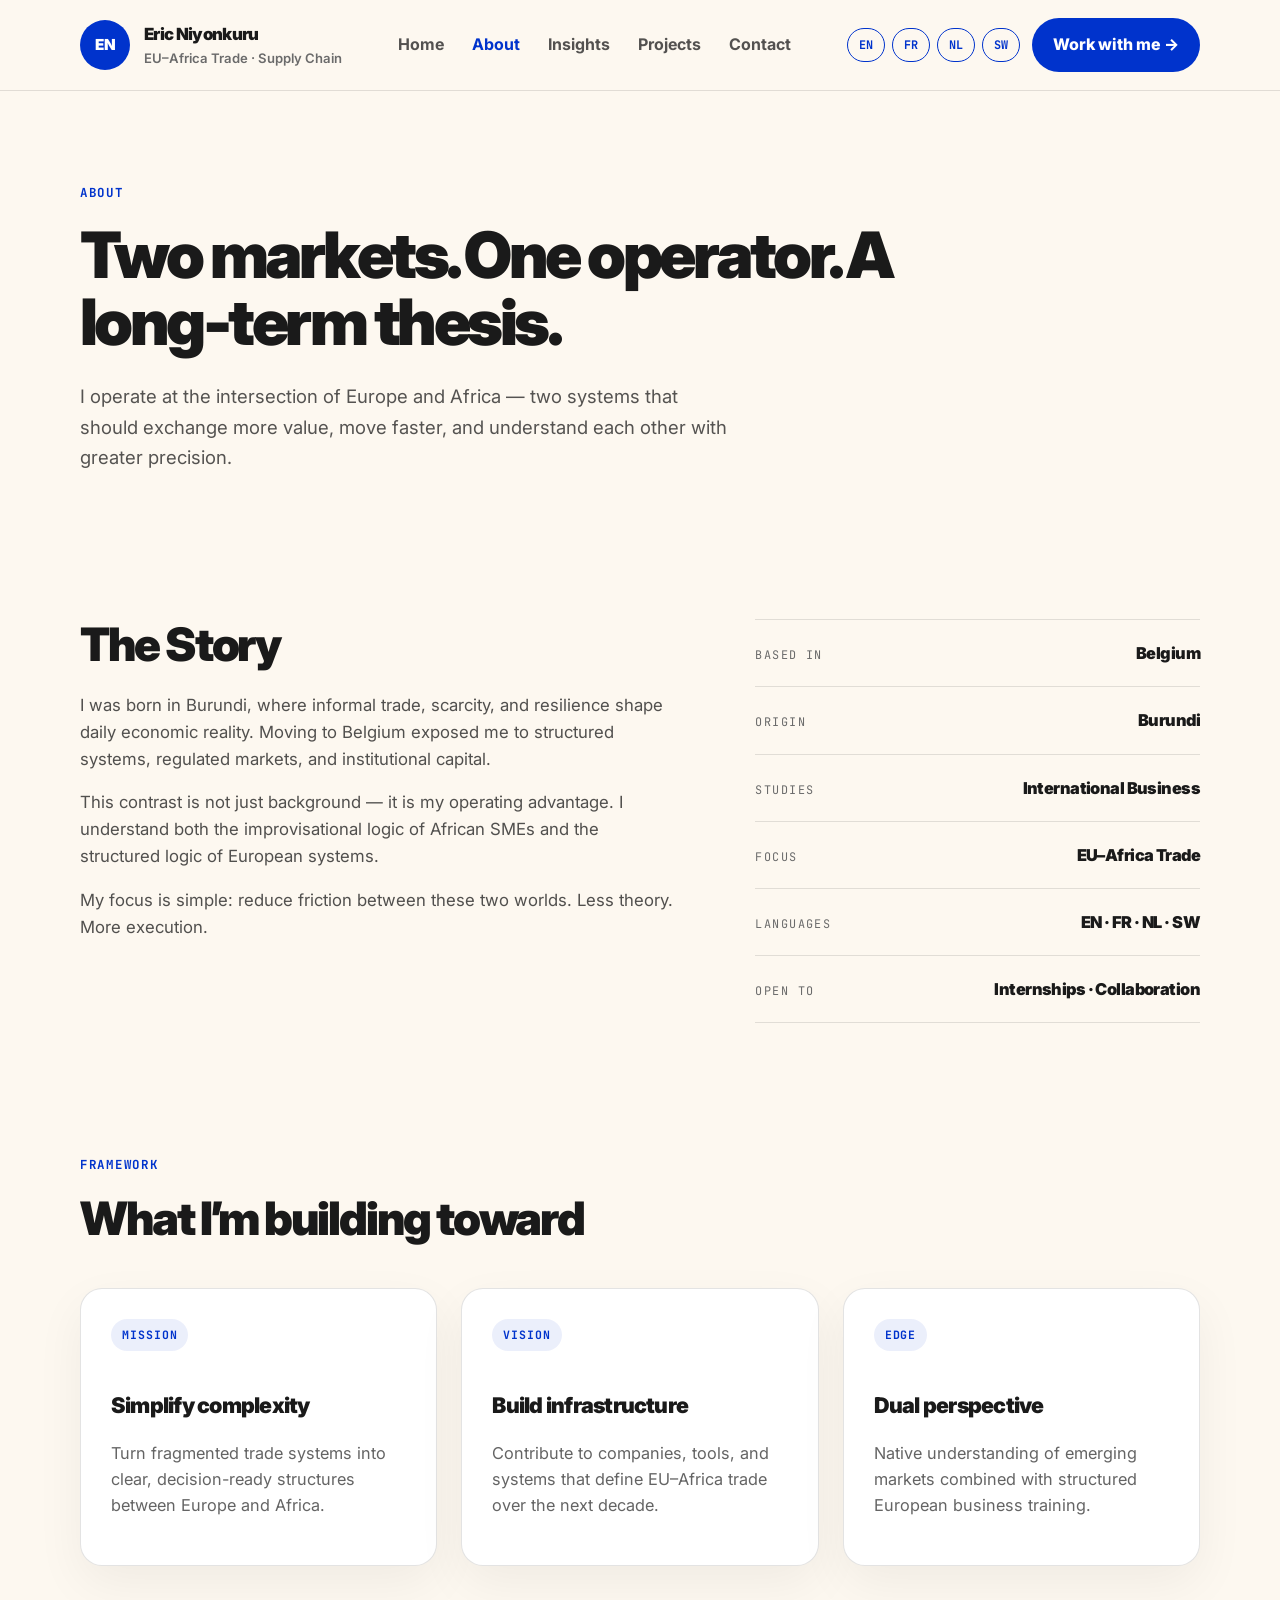
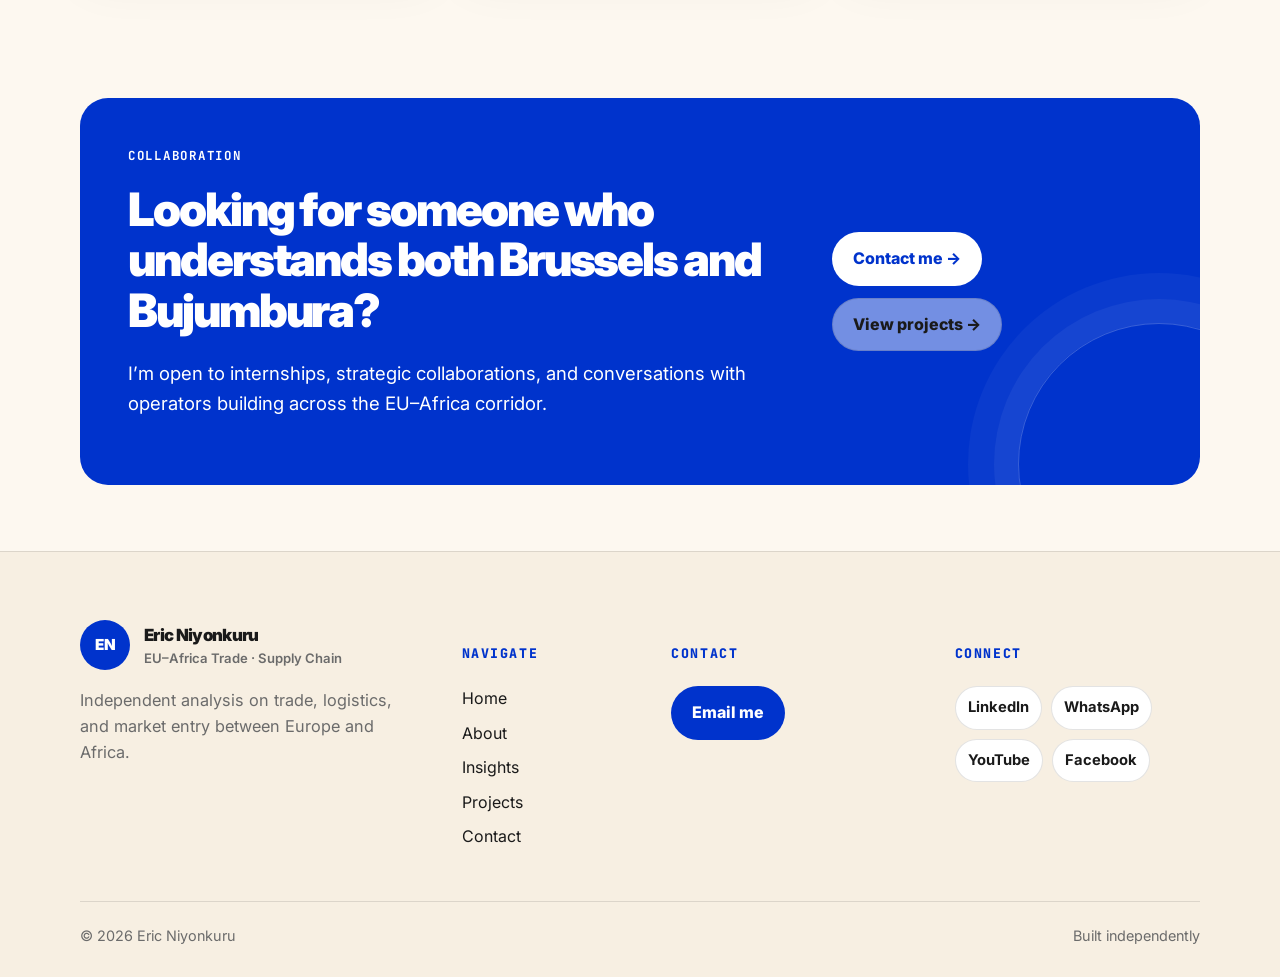
<file: index.html>
<!DOCTYPE html>
<html lang="en">
<head>
  <meta charset="UTF-8" />
  <meta name="viewport" content="width=device-width, initial-scale=1.0"/>

  <title>About | Eric Niyonkuru</title>
  <meta name="description" content="About Eric Niyonkuru — EU–Africa trade, logistics, and supply chain. Background, mission, and long-term vision."/>
  <meta name="theme-color" content="#FDF8F0"/>

  <!-- Fonts (Elite editorial combo) -->
  <link href="https://fonts.googleapis.com/css2?family=Inter:wght@400;500;600;700;900&family=Playfair+Display:ital,wght@1,400;1,500&family=JetBrains+Mono:wght@400;500&display=swap" rel="stylesheet"/>

  <link rel="stylesheet" href="style.css"/>
</head>

<body>

<!-- ================= NAV ================= -->
<header class="nav">
  <div class="container nav-inner">

    <a class="brand" href="index.html">
      <span class="brand-mark">EN</span>
      <span class="brand-name">
        <span>Eric Niyonkuru</span>
        <small>EU–Africa Trade · Supply Chain</small>
      </span>
    </a>

    <nav class="desktop-nav">
      <ul class="nav-links">
        <li><a href="index.html">Home</a></li>
        <li><a class="active" href="about.html">About</a></li>
        <li><a href="insights.html">Insights</a></li>
        <li><a href="projects.html">Projects</a></li>
        <li><a href="contact.html">Contact</a></li>
      </ul>
    </nav>

    <div class="nav-right">
      <div class="lang-row">
        <button>EN</button>
        <button>FR</button>
        <button>NL</button>
        <button>SW</button>
      </div>

      <a class="btn btn-primary"
         href="https://wa.me/32497658059?text=Hello%20Eric,%20I%20found%20your%20website%20and%20I%20want%20to%20connect."
         target="_blank" rel="noopener">
        Work with me →
      </a>
    </div>

  </div>
</header>

<!-- ================= MAIN ================= -->
<main>

<!-- ===== HERO ===== -->
<section class="hero">
  <div class="container">

    <div class="hero-content">
      <div class="eyebrow">About</div>

      <h1>
        Two markets. One
        <span class="serif-italic">operator</span>.
        A long-term thesis.
      </h1>

      <p class="lead">
        I operate at the intersection of Europe and Africa — two systems that should exchange more value,
        move faster, and understand each other with greater precision.
      </p>
    </div>

  </div>
</section>

<!-- ===== STORY + PROFILE ===== -->
<section class="section-tight">
  <div class="container">

    <div class="about-grid">

      <!-- LEFT TEXT -->
      <div>
        <h2>The Story</h2>

        <p>
          I was born in Burundi, where informal trade, scarcity, and resilience shape daily economic reality.
          Moving to Belgium exposed me to structured systems, regulated markets, and institutional capital.
        </p>

        <p>
          This contrast is not just background — it is my operating advantage.
          I understand both the improvisational logic of African SMEs and the structured logic of European systems.
        </p>

        <p>
          My focus is simple: reduce friction between these two worlds.
          Less theory. More execution.
        </p>
      </div>

      <!-- RIGHT PROFILE -->
      <aside class="profile-stack">

        <div class="row">
          <span class="k">Based in</span>
          <span class="v">Belgium</span>
        </div>

        <div class="row">
          <span class="k">Origin</span>
          <span class="v">Burundi</span>
        </div>

        <div class="row">
          <span class="k">Studies</span>
          <span class="v">International Business</span>
        </div>

        <div class="row">
          <span class="k">Focus</span>
          <span class="v">EU–Africa Trade</span>
        </div>

        <div class="row">
          <span class="k">Languages</span>
          <span class="v">EN · FR · NL · SW</span>
        </div>

        <div class="row">
          <span class="k">Open to</span>
          <span class="v">Internships · Collaboration</span>
        </div>

      </aside>

    </div>

  </div>
</section>

<!-- ===== MISSION / VISION / EDGE ===== -->
<section class="section-tight">
  <div class="container">

    <div class="section-head">
      <div class="eyebrow">Framework</div>
      <h2>What I’m building toward</h2>
    </div>

    <div class="grid grid-3">

      <article class="card">
        <span class="tag">Mission</span>
        <h3>Simplify complexity</h3>
        <p>
          Turn fragmented trade systems into clear, decision-ready structures between Europe and Africa.
        </p>
      </article>

      <article class="card">
        <span class="tag">Vision</span>
        <h3>Build infrastructure</h3>
        <p>
          Contribute to companies, tools, and systems that define EU–Africa trade over the next decade.
        </p>
      </article>

      <article class="card">
        <span class="tag">Edge</span>
        <h3>Dual perspective</h3>
        <p>
          Native understanding of emerging markets combined with structured European business training.
        </p>
      </article>

    </div>

  </div>
</section>

<!-- ===== CTA ===== -->
<section class="section-tight">
  <div class="container">

    <div class="cta-banner">

      <div>
        <div class="eyebrow">Collaboration</div>

        <h2>
          Looking for someone who understands both Brussels and Bujumbura?
        </h2>

        <p class="lead">
          I’m open to internships, strategic collaborations, and conversations with operators building across the EU–Africa corridor.
        </p>
      </div>

      <div class="cta-actions">
        <a class="btn btn-primary" href="contact.html">Contact me →</a>
        <a class="btn btn-ghost" href="projects.html">View projects →</a>
      </div>

    </div>

  </div>
</section>

</main>

<!-- ================= FOOTER ================= -->
<footer class="footer">
  <div class="container footer-grid">

    <div>
      <a class="brand" href="index.html">
        <span class="brand-mark">EN</span>
        <span class="brand-name">
          <span>Eric Niyonkuru</span>
          <small>EU–Africa Trade · Supply Chain</small>
        </span>
      </a>

      <p class="muted">
        Independent analysis on trade, logistics, and market entry between Europe and Africa.
      </p>
    </div>

    <div>
      <h5>Navigate</h5>
      <ul>
        <li><a href="index.html">Home</a></li>
        <li><a href="about.html">About</a></li>
        <li><a href="insights.html">Insights</a></li>
        <li><a href="projects.html">Projects</a></li>
        <li><a href="contact.html">Contact</a></li>
      </ul>
    </div>

    <div>
      <h5>Contact</h5>
      <a class="btn btn-primary" href="mailto:ericniyonkuru510@gmail.com">
        Email me
      </a>
    </div>

    <div>
      <h5>Connect</h5>
      <div class="socials">
        <a href="https://www.linkedin.com/in/niyonkuru-eric" target="_blank">LinkedIn</a>
        <a href="https://wa.me/32497658059" target="_blank">WhatsApp</a>
        <a href="https://www.youtube.com/@theemnpodcast" target="_blank">YouTube</a>
        <a href="https://www.facebook.com/profile.php?id=100008423658883" target="_blank">Facebook</a>
      </div>
    </div>

  </div>

  <div class="container footer-base">
    <span>© 2026 Eric Niyonkuru</span>
    <span>Built independently</span>
  </div>
</footer>

<script src="script.js"></script>

</body>
</html>
</file>
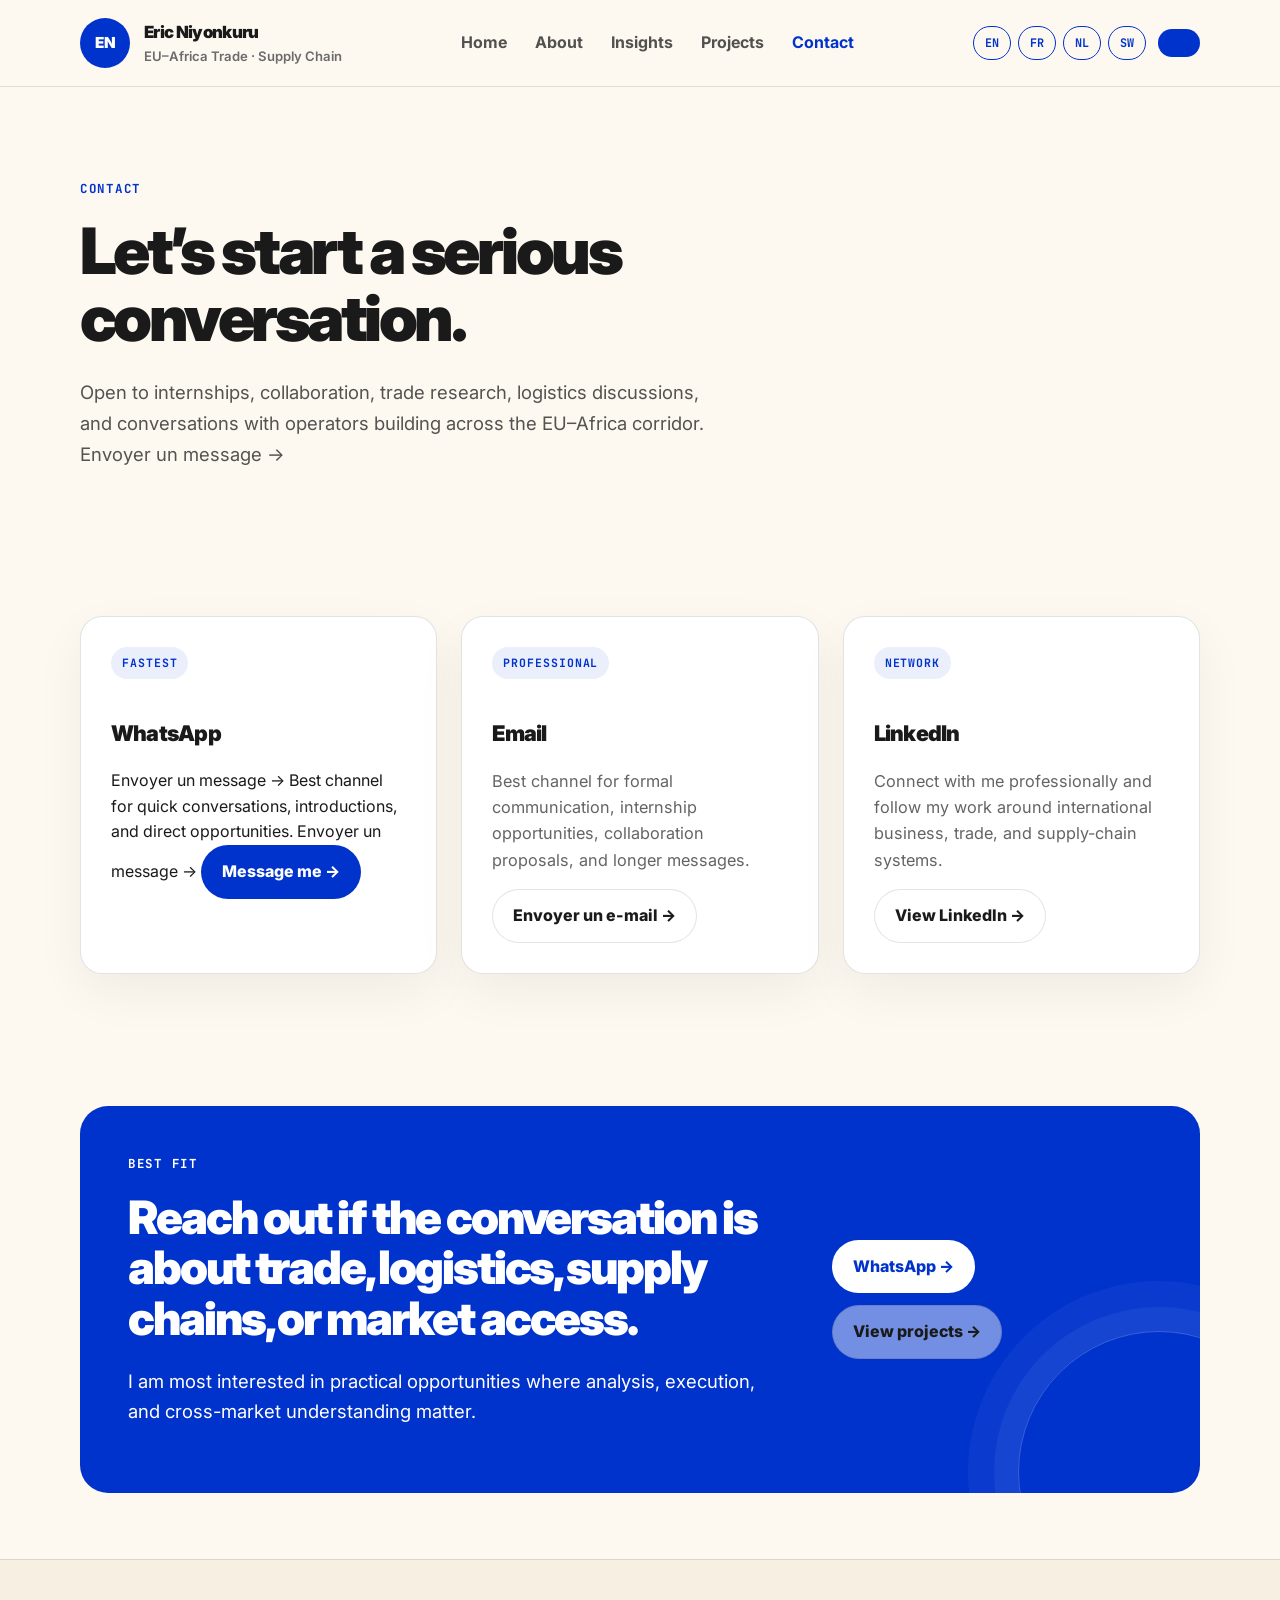
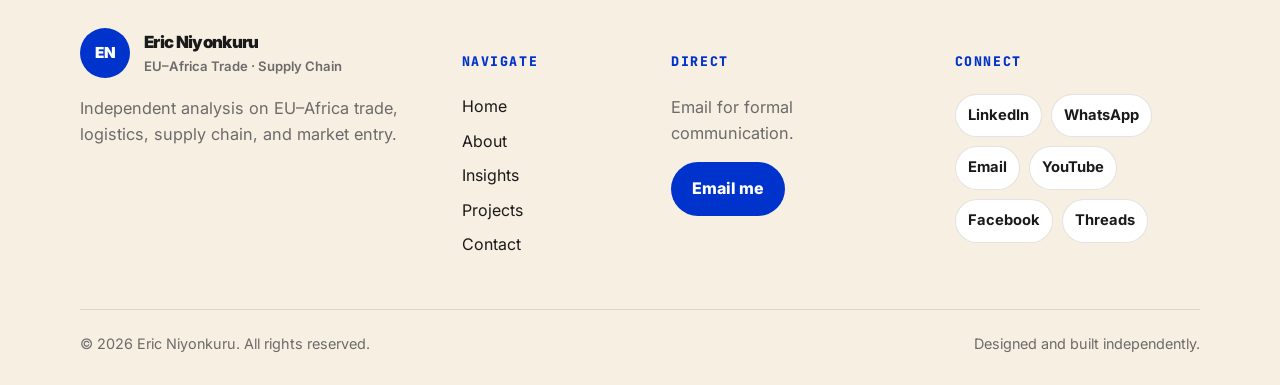
<file: contact.html>
<!DOCTYPE html>
<html lang="en">
<head>
  <meta charset="UTF-8" />
  <meta name="viewport" content="width=device-width, initial-scale=1.0" />

  <title>Contact | Eric Niyonkuru</title>
  <meta name="description" content="Contact Eric Niyonkuru for internships, collaboration, EU–Africa trade discussions, logistics, supply chain, and market-entry opportunities." />
  <meta name="theme-color" content="#FDF8F0" />

  <link rel="stylesheet" href="style.css" />
</head>

<body>

<header class="nav">
  <div class="container nav-inner">
    <a class="brand" href="index.html">
      <span class="brand-mark">EN</span>
      <span class="brand-name">
        <span>Eric Niyonkuru</span>
        <small>EU–Africa Trade · Supply Chain</small>
      </span>
    </a>

    <nav class="desktop-nav">
      <ul class="nav-links">
        <li><a href="index.html">Home</a></li>
        <li><a href="about.html">About</a></li>
        <li><a href="insights.html">Insights</a></li>
        <li><a href="projects.html">Projects</a></li>
        <li><a class="active" href="contact.html">Contact</a></li>
      </ul>
    </nav>

    <div class="nav-right">
      <div class="lang-row">
        <button data-lang-option="en">EN</button>
        <button data-lang-option="fr">FR</button>
        <button data-lang-option="nl">NL</button>
        <button data-lang-option="sw">SW</button>
      </div>

      <a class="btn btn-primary" href="https://wa.me/32497658059?text=Hello%20Eric,%20I%20found%20your%20website%20and%20I%20would%20like%20to%20connect." target="_blank" rel="noopener">
        
      </a>
    </div>
  </div>
</header>

<main>

  <section class="hero">
    <div class="container">
      <div class="hero-content">
        <div class="eyebrow">Contact</div>
        <h1>Let’s start a serious conversation.</h1>
        <p class="lead">
          Open to internships, collaboration, trade research, logistics discussions, and conversations with operators building across the EU–Africa corridor.
        Envoyer un message →
      </div>
    </div>
  </section>

  <section class="section-tight">
    <div class="container">
      <div class="grid grid-3">

        <article class="card">
          <span class="tag">Fastest</span>
          <h3>WhatsApp</h3>
          Envoyer un message →
            Best channel for quick conversations, introductions, and direct opportunities.
          Envoyer un message →
          <a class="btn btn-primary" href="https://wa.me/32497658059?text=Hello%20Eric,%20I%20found%20your%20website%20and%20I%20would%20like%20to%20connect." target="_blank" rel="noopener">
            Message me →
          </a>
        </article>

        <article class="card">
          <span class="tag">Professional</span>
          <h3>Email</h3>
          <p>
            Best channel for formal communication, internship opportunities, collaboration proposals, and longer messages.
          </p>
          <a class="btn btn-ghost" href="mailto:ericniyonkuru510@gmail.com">
            Envoyer un e-mail →
          </a>
        </article>

        <article class="card">
          <span class="tag">Network</span>
          <h3>LinkedIn</h3>
          <p>
            Connect with me professionally and follow my work around international business, trade, and supply-chain systems.
          </p>
          <a class="btn btn-ghost" href="https://www.linkedin.com/in/niyonkuru-eric" target="_blank" rel="noopener">
            View LinkedIn →
          </a>
        </article>

      </div>
    </div>
  </section>

  <section class="section-tight">
    <div class="container">
      <div class="cta-banner">
        <div>
          <div class="eyebrow">Best fit</div>
          <h2>Reach out if the conversation is about trade, logistics, supply chains, or market access.</h2>
          <p class="lead">
            I am most interested in practical opportunities where analysis, execution, and cross-market understanding matter.
          </p>
        </div>

        <div class="cta-actions">
          <a class="btn btn-primary" href="https://wa.me/32497658059?text=Hello%20Eric,%20I%20found%20your%20website%20and%20I%20would%20like%20to%20connect." target="_blank" rel="noopener">
            WhatsApp →
          </a>
          <a class="btn btn-ghost" href="projects.html">
            View projects →
          </a>
        </div>
      </div>
    </div>
  </section>

</main>

<footer class="footer">
  <div class="container footer-grid">

    <div>
      <a class="brand" href="index.html">
        <span class="brand-mark">EN</span>
        <span class="brand-name">
          <span>Eric Niyonkuru</span>
          <small>EU–Africa Trade · Supply Chain</small>
        </span>
      </a>
      <p class="muted">
        Independent analysis on EU–Africa trade, logistics, supply chain, and market entry.
      </p>
    </div>

    <div>
      <h5>Navigate</h5>
      <ul>
        <li><a href="index.html">Home</a></li>
        <li><a href="about.html">About</a></li>
        <li><a href="insights.html">Insights</a></li>
        <li><a href="projects.html">Projects</a></li>
        <li><a href="contact.html">Contact</a></li>
      </ul>
    </div>

    <div>
      <h5>Direct</h5>
      <p class="muted">Email for formal communication.</p>
      <a class="btn btn-primary" href="mailto:ericniyonkuru510@gmail.com">
        Email me
      </a>
    </div>

    <div>
      <h5>Connect</h5>
      <div class="socials">
        <a href="https://www.linkedin.com/in/niyonkuru-eric" target="_blank" rel="noopener">LinkedIn</a>
        <a href="https://wa.me/32497658059?text=Hello%20Eric,%20I%20found%20your%20website%20and%20I%20want%20to%20connect." target="_blank" rel="noopener">WhatsApp</a>
        <a href="mailto:ericniyonkuru510@gmail.com">Email</a>
        <a href="https://www.youtube.com/@theemnpodcast" target="_blank" rel="noopener">YouTube</a>
        <a href="https://www.facebook.com/profile.php?id=100008423658883" target="_blank" rel="noopener">Facebook</a>
        <a href="https://www.threads.com/@eric_marsniyo?xmt=AQF0XPjvdAU9OXrbRMa7OcmlvyBIpLLCgZfN5Nnwdsi0xas" target="_blank" rel="noopener">Threads</a>
      </div>
    </div>

  </div>

  <div class="container footer-base">
    <span>© 2026 Eric Niyonkuru. All rights reserved.</span>
    <span>Designed and built independently.</span>
  </div>
</footer>

<script src="script.js"></script>
</body>
</html>
</file>
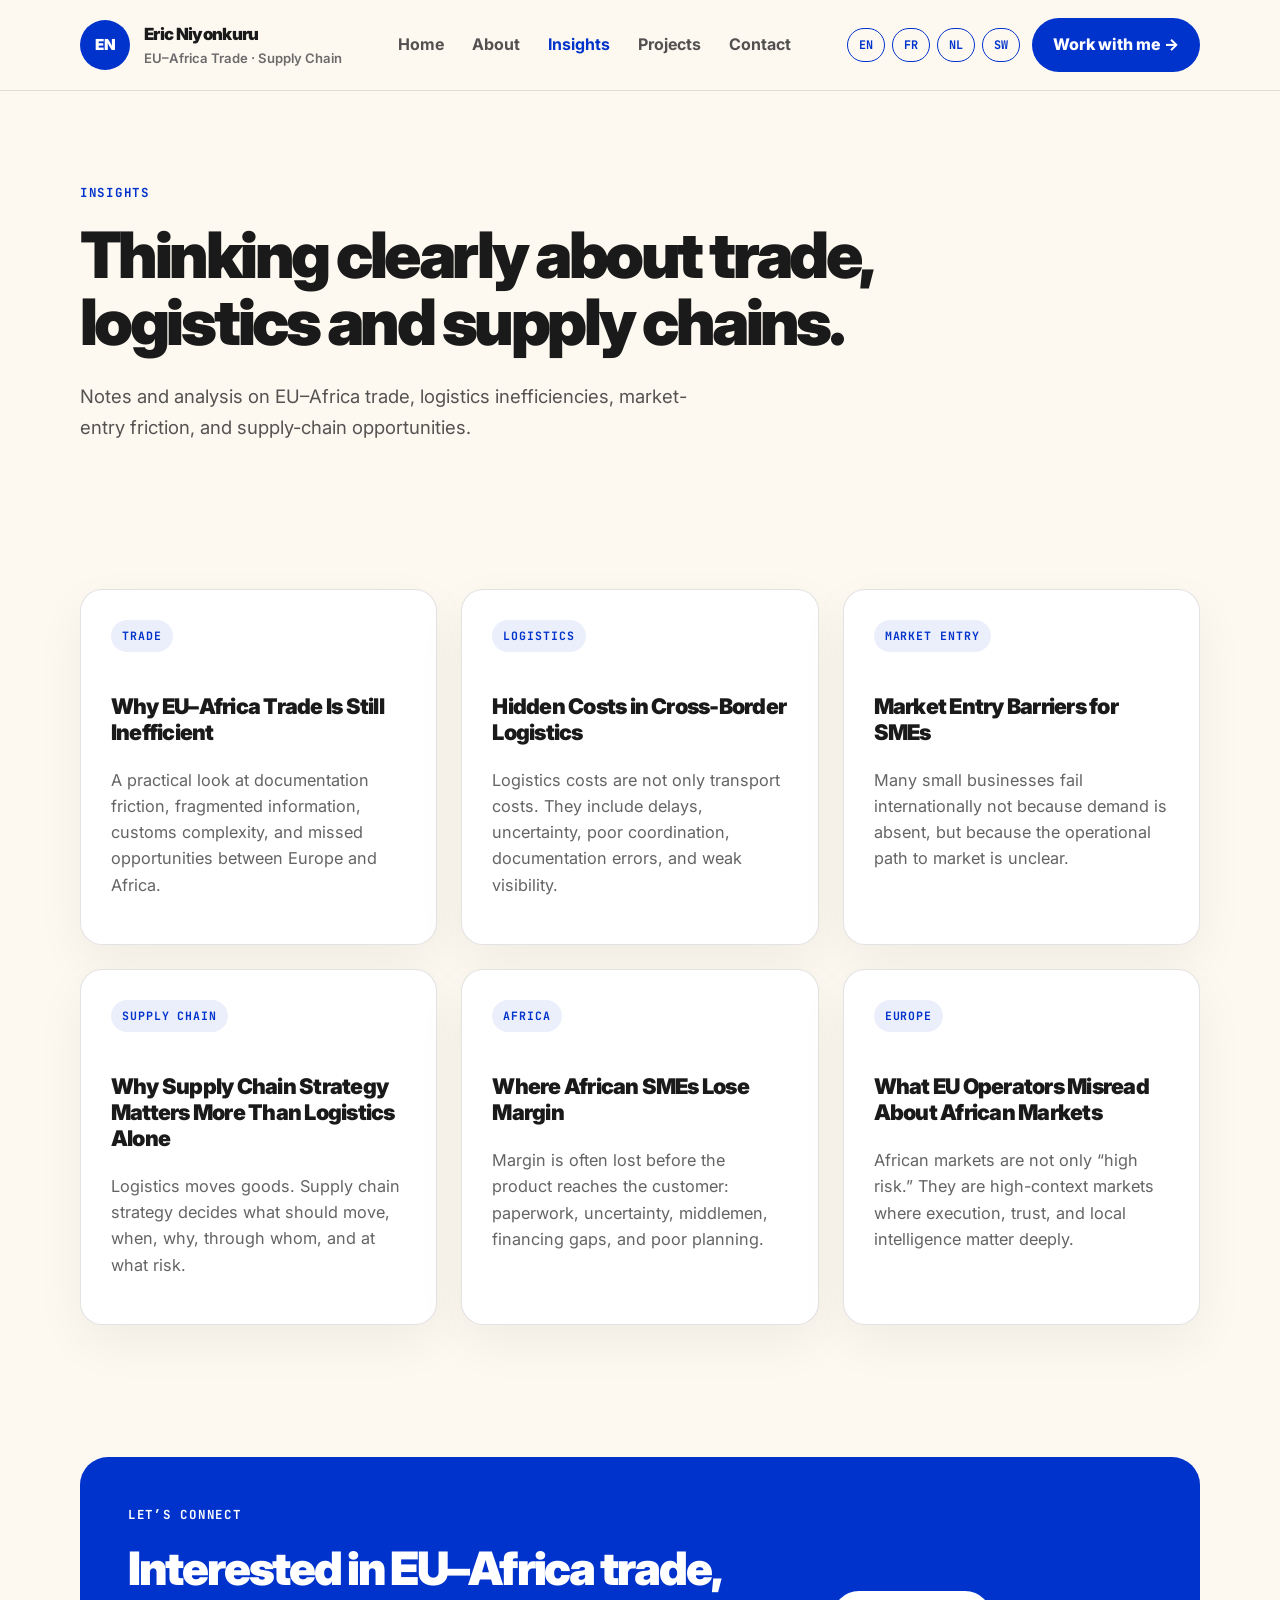
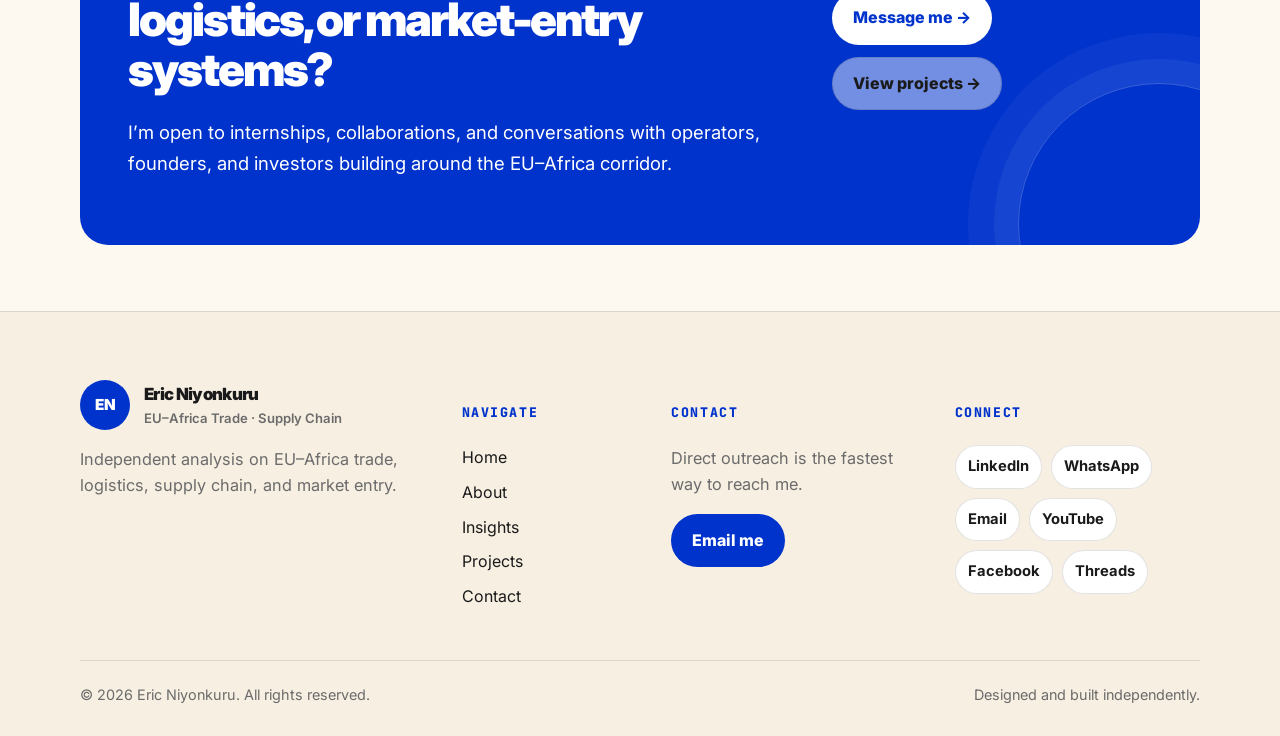
<file: insights.html>
<!DOCTYPE html>
<html lang="en">
<head>
  <meta charset="UTF-8" />
  <meta name="viewport" content="width=device-width, initial-scale=1.0" />

  <title>Insights | Eric Niyonkuru</title>
  <meta name="description" content="Insights by Eric Niyonkuru on EU–Africa trade, logistics, supply chain, and market entry." />
  <meta name="theme-color" content="#FDF8F0" />

  <link rel="stylesheet" href="style.css" />
</head>

<body>

<header class="nav">
  <div class="container nav-inner">
    <a class="brand" href="index.html">
      <span class="brand-mark">EN</span>
      <span class="brand-name">
        <span>Eric Niyonkuru</span>
        <small>EU–Africa Trade · Supply Chain</small>
      </span>
    </a>

    <nav class="desktop-nav">
      <ul class="nav-links">
        <li><a href="index.html">Home</a></li>
        <li><a href="about.html">About</a></li>
        <li><a class="active" href="insights.html">Insights</a></li>
        <li><a href="projects.html">Projects</a></li>
        <li><a href="contact.html">Contact</a></li>
      </ul>
    </nav>

    <div class="nav-right">
      <div class="lang-row">
        <button data-lang-option="en">EN</button>
        <button data-lang-option="fr">FR</button>
        <button data-lang-option="nl">NL</button>
        <button data-lang-option="sw">SW</button>
      </div>

      <a class="btn btn-primary" href="https://wa.me/32497658059?text=Hello%20Eric,%20I%20found%20your%20website%20and%20I%20would%20like%20to%20connect." target="_blank" rel="noopener">
        Work with me →
      </a>
    </div>
  </div>
</header>

<main>

  <section class="hero">
    <div class="container">
      <div class="hero-content">
        <div class="eyebrow">Insights</div>
        <h1>Thinking clearly about trade, logistics and supply chains.</h1>
        <p class="lead">
          Notes and analysis on EU–Africa trade, logistics inefficiencies, market-entry friction, and supply-chain opportunities.
        </p>
      </div>
    </div>
  </section>

  <section class="section-tight">
    <div class="container">
      <div class="grid grid-3">

        <article class="card">
          <span class="tag">Trade</span>
          <h3>Why EU–Africa Trade Is Still Inefficient</h3>
          <p>
            A practical look at documentation friction, fragmented information, customs complexity, and missed opportunities between Europe and Africa.
          </p>
        </article>

        <article class="card">
          <span class="tag">Logistics</span>
          <h3>Hidden Costs in Cross-Border Logistics</h3>
          <p>
            Logistics costs are not only transport costs. They include delays, uncertainty, poor coordination, documentation errors, and weak visibility.
          </p>
        </article>

        <article class="card">
          <span class="tag">Market Entry</span>
          <h3>Market Entry Barriers for SMEs</h3>
          <p>
            Many small businesses fail internationally not because demand is absent, but because the operational path to market is unclear.
          </p>
        </article>

        <article class="card">
          <span class="tag">Supply Chain</span>
          <h3>Why Supply Chain Strategy Matters More Than Logistics Alone</h3>
          <p>
            Logistics moves goods. Supply chain strategy decides what should move, when, why, through whom, and at what risk.
          </p>
        </article>

        <article class="card">
          <span class="tag">Africa</span>
          <h3>Where African SMEs Lose Margin</h3>
          <p>
            Margin is often lost before the product reaches the customer: paperwork, uncertainty, middlemen, financing gaps, and poor planning.
          </p>
        </article>

        <article class="card">
          <span class="tag">Europe</span>
          <h3>What EU Operators Misread About African Markets</h3>
          <p>
            African markets are not only “high risk.” They are high-context markets where execution, trust, and local intelligence matter deeply.
          </p>
        </article>

      </div>
    </div>
  </section>

  <section class="section-tight">
    <div class="container">
      <div class="cta-banner">
        <div>
          <div class="eyebrow">Let’s connect</div>
          <h2>Interested in EU–Africa trade, logistics, or market-entry systems?</h2>
          <p class="lead">
            I’m open to internships, collaborations, and conversations with operators, founders, and investors building around the EU–Africa corridor.
          </p>
        </div>

        <div class="cta-actions">
          <a class="btn btn-primary" href="https://wa.me/32497658059?text=Hello%20Eric,%20I%20found%20your%20website%20and%20I%20would%20like%20to%20connect." target="_blank" rel="noopener">
            Message me →
          </a>
          <a class="btn btn-ghost" href="projects.html">
            View projects →
          </a>
        </div>
      </div>
    </div>
  </section>

</main>

<footer class="footer">
  <div class="container footer-grid">

    <div>
      <a class="brand" href="index.html">
        <span class="brand-mark">EN</span>
        <span class="brand-name">
          <span>Eric Niyonkuru</span>
          <small>EU–Africa Trade · Supply Chain</small>
        </span>
      </a>
      <p class="muted">
        Independent analysis on EU–Africa trade, logistics, supply chain, and market entry.
      </p>
    </div>

    <div>
      <h5>Navigate</h5>
      <ul>
        <li><a href="index.html">Home</a></li>
        <li><a href="about.html">About</a></li>
        <li><a href="insights.html">Insights</a></li>
        <li><a href="projects.html">Projects</a></li>
        <li><a href="contact.html">Contact</a></li>
      </ul>
    </div>

    <div>
      <h5>Contact</h5>
      <p class="muted">Direct outreach is the fastest way to reach me.</p>
      <a class="btn btn-primary" href="mailto:ericniyonkuru510@gmail.com">Email me</a>
    </div>

    <div>
      <h5>Connect</h5>
      <div class="socials">
        <a href="https://www.linkedin.com/in/niyonkuru-eric" target="_blank" rel="noopener">LinkedIn</a>
        <a href="https://wa.me/32497658059?text=Hello%20Eric,%20I%20found%20your%20website%20and%20I%20want%20to%20connect." target="_blank" rel="noopener">WhatsApp</a>
        <a href="mailto:ericniyonkuru510@gmail.com">Email</a>
        <a href="https://www.youtube.com/@theemnpodcast" target="_blank" rel="noopener">YouTube</a>
        <a href="https://www.facebook.com/profile.php?id=100008423658883" target="_blank" rel="noopener">Facebook</a>
        <a href="https://www.threads.com/@eric_marsniyo?xmt=AQF0XPjvdAU9OXrbRMa7OcmlvyBIpLLCgZfN5Nnwdsi0xas" target="_blank" rel="noopener">Threads</a>
      </div>
    </div>

  </div>

  <div class="container footer-base">
    <span>© 2026 Eric Niyonkuru. All rights reserved.</span>
    <span>Designed and built independently.</span>
  </div>
</footer>

<script src="script.js"></script>
</body>
</html>
</file>
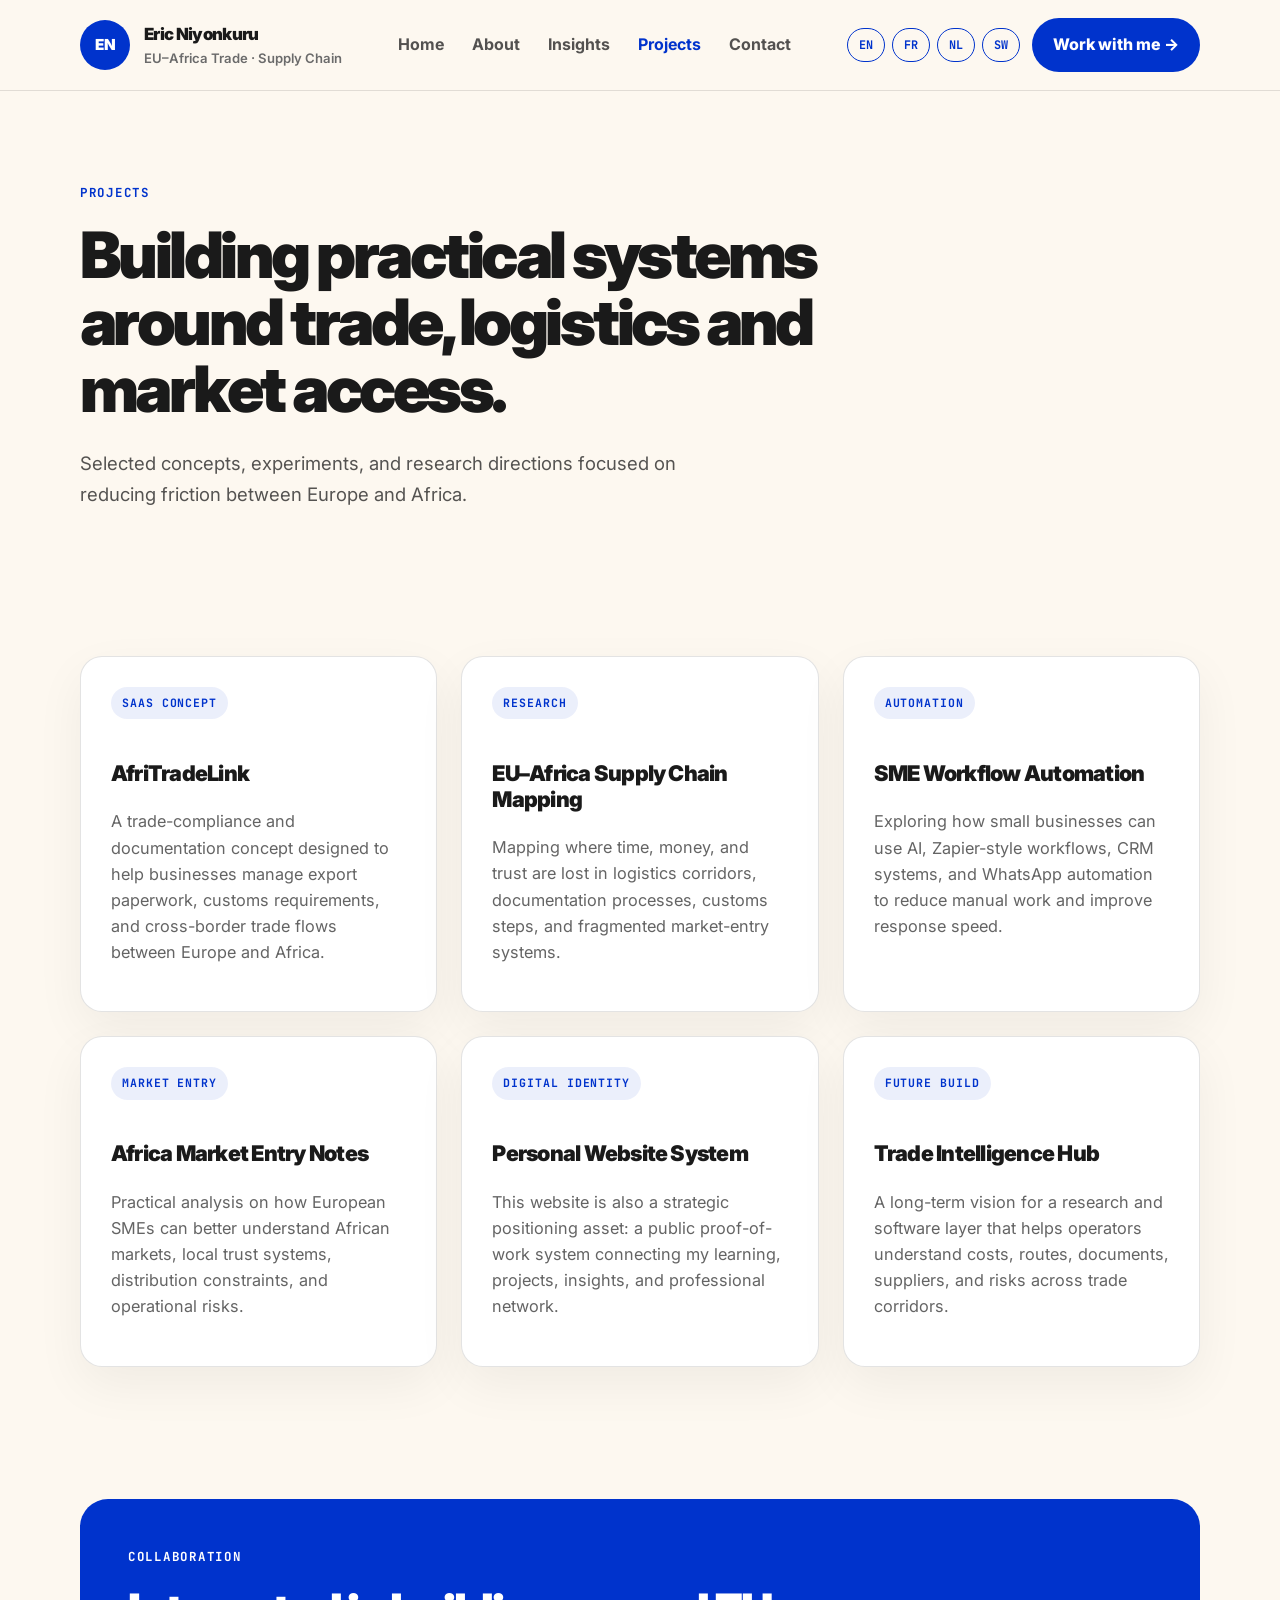
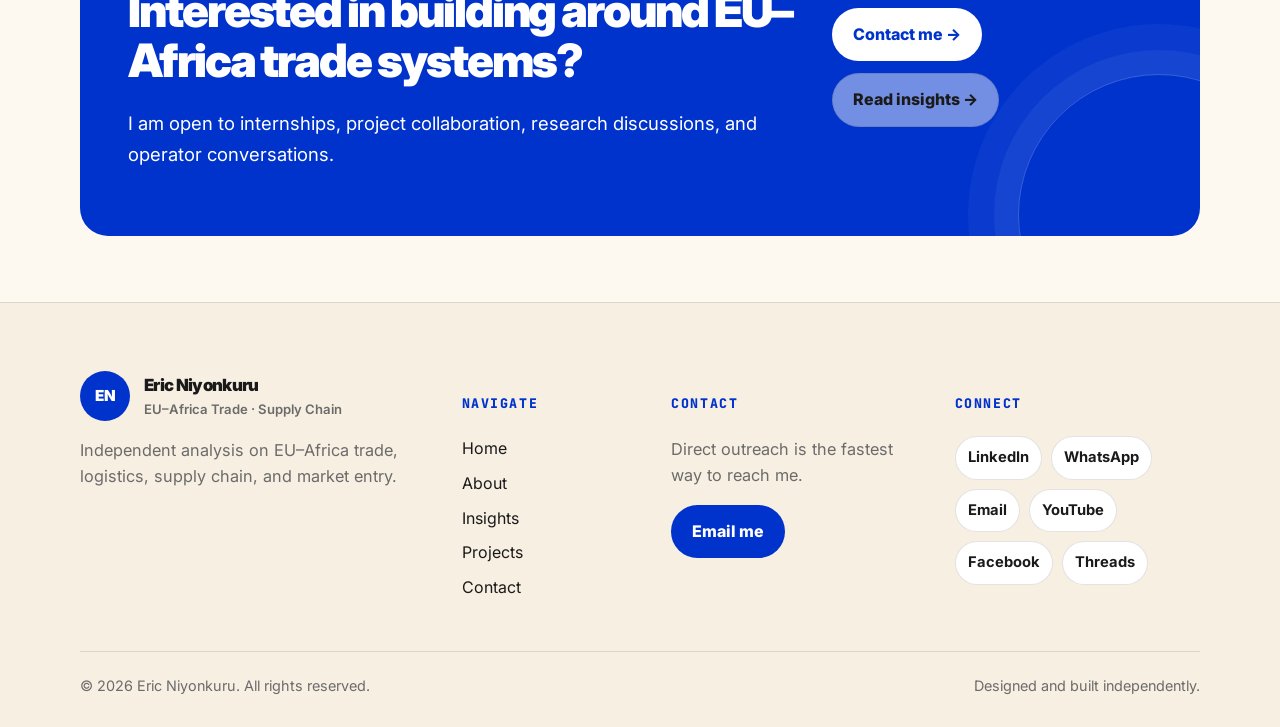
<file: projects.html>
<!DOCTYPE html>
<html lang="en">
<head>
  <meta charset="UTF-8" />
  <meta name="viewport" content="width=device-width, initial-scale=1.0" />

  <title>Projects | Eric Niyonkuru</title>
  <meta name="description" content="Projects by Eric Niyonkuru around EU–Africa trade, logistics, supply chain, automation, and market entry." />
  <meta name="theme-color" content="#FDF8F0" />

  <link rel="stylesheet" href="style.css" />
</head>

<body>

<header class="nav">
  <div class="container nav-inner">
    <a class="brand" href="index.html">
      <span class="brand-mark">EN</span>
      <span class="brand-name">
        <span>Eric Niyonkuru</span>
        <small>EU–Africa Trade · Supply Chain</small>
      </span>
    </a>

    <nav class="desktop-nav">
      <ul class="nav-links">
        <li><a href="index.html">Home</a></li>
        <li><a href="about.html">About</a></li>
        <li><a href="insights.html">Insights</a></li>
        <li><a class="active" href="projects.html">Projects</a></li>
        <li><a href="contact.html">Contact</a></li>
      </ul>
    </nav>

    <div class="nav-right">
      <div class="lang-row">
        <button data-lang-option="en">EN</button>
        <button data-lang-option="fr">FR</button>
        <button data-lang-option="nl">NL</button>
        <button data-lang-option="sw">SW</button>
      </div>

      <a class="btn btn-primary" href="https://wa.me/32497658059?text=Hello%20Eric,%20I%20found%20your%20website%20and%20I%20would%20like%20to%20connect." target="_blank" rel="noopener">
        Work with me →
      </a>
    </div>
  </div>
</header>

<main>

  <section class="hero">
    <div class="container">
      <div class="hero-content">
        <div class="eyebrow">Projects</div>
        <h1>Building practical systems around trade, logistics and market access.</h1>
        <p class="lead">
          Selected concepts, experiments, and research directions focused on reducing friction between Europe and Africa.
        </p>
      </div>
    </div>
  </section>

  <section class="section-tight">
    <div class="container">
      <div class="grid grid-3">

        <article class="card">
          <span class="tag">SaaS Concept</span>
          <h3>AfriTradeLink</h3>
          <p>
            A trade-compliance and documentation concept designed to help businesses manage export paperwork, customs requirements, and cross-border trade flows between Europe and Africa.
          </p>
        </article>

        <article class="card">
          <span class="tag">Research</span>
          <h3>EU–Africa Supply Chain Mapping</h3>
          <p>
            Mapping where time, money, and trust are lost in logistics corridors, documentation processes, customs steps, and fragmented market-entry systems.
          </p>
        </article>

        <article class="card">
          <span class="tag">Automation</span>
          <h3>SME Workflow Automation</h3>
          <p>
            Exploring how small businesses can use AI, Zapier-style workflows, CRM systems, and WhatsApp automation to reduce manual work and improve response speed.
          </p>
        </article>

        <article class="card">
          <span class="tag">Market Entry</span>
          <h3>Africa Market Entry Notes</h3>
          <p>
            Practical analysis on how European SMEs can better understand African markets, local trust systems, distribution constraints, and operational risks.
          </p>
        </article>

        <article class="card">
          <span class="tag">Digital Identity</span>
          <h3>Personal Website System</h3>
          <p>
            This website is also a strategic positioning asset: a public proof-of-work system connecting my learning, projects, insights, and professional network.
          </p>
        </article>

        <article class="card">
          <span class="tag">Future Build</span>
          <h3>Trade Intelligence Hub</h3>
          <p>
            A long-term vision for a research and software layer that helps operators understand costs, routes, documents, suppliers, and risks across trade corridors.
          </p>
        </article>

      </div>
    </div>
  </section>

  <section class="section-tight">
    <div class="container">
      <div class="cta-banner">
        <div>
          <div class="eyebrow">Collaboration</div>
          <h2>Interested in building around EU–Africa trade systems?</h2>
          <p class="lead">
            I am open to internships, project collaboration, research discussions, and operator conversations.
          </p>
        </div>

        <div class="cta-actions">
          <a class="btn btn-primary" href="contact.html">Contact me →</a>
          <a class="btn btn-ghost" href="insights.html">Read insights →</a>
        </div>
      </div>
    </div>
  </section>

</main>

<footer class="footer">
  <div class="container footer-grid">

    <div>
      <a class="brand" href="index.html">
        <span class="brand-mark">EN</span>
        <span class="brand-name">
          <span>Eric Niyonkuru</span>
          <small>EU–Africa Trade · Supply Chain</small>
        </span>
      </a>
      <p class="muted">
        Independent analysis on EU–Africa trade, logistics, supply chain, and market entry.
      </p>
    </div>

    <div>
      <h5>Navigate</h5>
      <ul>
        <li><a href="index.html">Home</a></li>
        <li><a href="about.html">About</a></li>
        <li><a href="insights.html">Insights</a></li>
        <li><a href="projects.html">Projects</a></li>
        <li><a href="contact.html">Contact</a></li>
      </ul>
    </div>

    <div>
      <h5>Contact</h5>
      <p class="muted">Direct outreach is the fastest way to reach me.</p>
      <a class="btn btn-primary" href="mailto:ericniyonkuru510@gmail.com">Email me</a>
    </div>

    <div>
      <h5>Connect</h5>
      <div class="socials">
        <a href="https://www.linkedin.com/in/niyonkuru-eric" target="_blank" rel="noopener">LinkedIn</a>
        <a href="https://wa.me/32497658059?text=Hello%20Eric,%20I%20found%20your%20website%20and%20I%20want%20to%20connect." target="_blank" rel="noopener">WhatsApp</a>
        <a href="mailto:ericniyonkuru510@gmail.com">Email</a>
        <a href="https://www.youtube.com/@theemnpodcast" target="_blank" rel="noopener">YouTube</a>
        <a href="https://www.facebook.com/profile.php?id=100008423658883" target="_blank" rel="noopener">Facebook</a>
        <a href="https://www.threads.com/@eric_marsniyo?xmt=AQF0XPjvdAU9OXrbRMa7OcmlvyBIpLLCgZfN5Nnwdsi0xas" target="_blank" rel="noopener">Threads</a>
      </div>
    </div>

  </div>

  <div class="container footer-base">
    <span>© 2026 Eric Niyonkuru. All rights reserved.</span>
    <span>Designed and built independently.</span>
  </div>
</footer>

<script src="script.js"></script>
</body>
</html>
</file>
<file: style.css>
@import url("https://fonts.googleapis.com/css2?family=Inter:wght@400;500;600;700;800;900&family=Playfair+Display:ital,wght@1,700;1,800&family=JetBrains+Mono:wght@400;500;600;700&display=swap");

:root {
  --cream: #FDF8F0;
  --cream-2: #F7EFE2;
  --blue: #0033CC;
  --charcoal: #1A1A1A;
  --muted: #6B6B6B;
  --card: #FFFFFF;
  --line: rgba(26, 26, 26, 0.12);
  --soft-blue: rgba(0, 51, 204, 0.08);
}

* {
  box-sizing: border-box;
}

html {
  scroll-behavior: smooth;
}

body {
  margin: 0;
  background: var(--cream);
  color: var(--charcoal);
  font-family: "Inter", Arial, sans-serif;
  font-weight: 400;
  line-height: 1.6;
}

a {
  color: inherit;
  text-decoration: none;
}

img {
  max-width: 100%;
  display: block;
}

.container {
  width: min(1120px, 90%);
  margin: 0 auto;
}

/* NAVBAR */

.nav {
  position: sticky;
  top: 0;
  z-index: 100;
  background: rgba(253, 248, 240, 0.92);
  backdrop-filter: blur(16px);
  border-bottom: 1px solid var(--line);
}

.nav-inner {
  display: flex;
  align-items: center;
  justify-content: space-between;
  gap: 28px;
  padding: 18px 0;
}

.brand {
  display: flex;
  align-items: center;
  gap: 14px;
}

.brand-mark {
  width: 50px;
  height: 50px;
  border-radius: 50%;
  background: var(--blue);
  color: white;
  display: grid;
  place-items: center;
  font-weight: 900;
  font-size: 0.95rem;
}

.brand-name {
  display: flex;
  flex-direction: column;
}

.brand-name span {
  font-size: 1.05rem;
  font-weight: 900;
  letter-spacing: -0.04em;
}

.brand-name small {
  color: var(--muted);
  font-size: 0.82rem;
  font-weight: 600;
}

.nav-links {
  display: flex;
  gap: 28px;
  list-style: none;
  padding: 0;
  margin: 0;
}

.nav-links a {
  font-weight: 700;
  color: rgba(26, 26, 26, 0.75);
}

.nav-links a:hover,
.nav-links a.active {
  color: var(--blue);
}

.nav-right {
  display: flex;
  align-items: center;
  gap: 12px;
}

.lang-row {
  display: flex;
  gap: 7px;
}

.lang-row button,
.lang-switch button {
  font-family: "JetBrains Mono", monospace;
  font-size: 0.74rem;
  font-weight: 700;
  border: 1px solid var(--blue);
  background: transparent;
  color: var(--blue);
  padding: 8px 11px;
  border-radius: 999px;
  cursor: pointer;
}

.lang-row button.active,
.lang-row button:hover,
.lang-switch button.active,
.lang-switch button:hover {
  background: var(--blue);
  color: white;
}

/* BUTTONS */

.btn {
  display: inline-flex;
  align-items: center;
  justify-content: center;
  gap: 9px;
  padding: 13px 20px;
  border-radius: 999px;
  font-weight: 800;
  border: 1px solid transparent;
  transition: 0.25s ease;
}

.btn-primary {
  background: var(--blue);
  color: white;
}

.btn-primary:hover {
  transform: translateY(-2px);
  box-shadow: 0 14px 34px rgba(0, 51, 204, 0.22);
}

.btn-ghost {
  border-color: var(--line);
  color: var(--charcoal);
  background: rgba(255, 255, 255, 0.45);
}

.btn-ghost:hover {
  border-color: var(--blue);
  color: var(--blue);
}

/* HERO */

.hero {
  padding: 92px 0 62px;
}

.hero-content {
  max-width: 820px;
}

.eyebrow {
  font-family: "JetBrains Mono", monospace;
  color: var(--blue);
  font-size: 0.78rem;
  font-weight: 700;
  text-transform: uppercase;
  letter-spacing: 0.14em;
  margin-bottom: 18px;
}

h1 {
  font-size: clamp(2.8rem, 5vw, 4.6rem);
  line-height: 1.05;
  letter-spacing: -0.055em;
  font-weight: 900;
  max-width: 850px;
  margin: 0 0 26px;
}

h1 em,
.serif-accent {
  font-family: "Playfair Display", serif;
  font-style: italic;
  font-weight: 800;
  color: var(--blue);
  letter-spacing: -0.035em;
}

h2 {
  font-size: clamp(2rem, 3.6vw, 3.1rem);
  line-height: 1.1;
  letter-spacing: -0.045em;
  font-weight: 900;
  margin: 0 0 22px;
}

h3 {
  font-size: 1.35rem;
  line-height: 1.2;
  letter-spacing: -0.035em;
  font-weight: 900;
}

h4,
h5 {
  font-weight: 800;
}

p {
  color: rgba(26, 26, 26, 0.78);
  font-size: 1.02rem;
}

.lead {
  font-size: clamp(1.05rem, 1.45vw, 1.24rem);
  max-width: 650px;
  color: rgba(26, 26, 26, 0.74);
  line-height: 1.65;
}

/* SECTIONS */

.section {
  padding: 86px 0;
}

.section-tight {
  padding: 66px 0;
}

.section-head {
  max-width: 760px;
  margin-bottom: 44px;
}

/* ABOUT GRID */

.about-grid {
  display: grid;
  grid-template-columns: 1.15fr 0.85fr;
  gap: 74px;
  align-items: start;
}

.about-grid p {
  max-width: 720px;
  font-size: 1.05rem;
  color: rgba(26, 26, 26, 0.76);
}

/* PROFILE STACK */

.profile-stack {
  background: transparent;
  border-top: 1px solid var(--line);
}

.profile-stack .row {
  display: grid;
  grid-template-columns: 0.9fr 1.1fr;
  gap: 22px;
  align-items: baseline;
  padding: 20px 0;
  border-bottom: 1px solid var(--line);
}

.profile-stack .k {
  font-family: "JetBrains Mono", monospace;
  font-size: 0.74rem;
  text-transform: uppercase;
  letter-spacing: 0.12em;
  color: var(--muted);
}

.profile-stack .v {
  text-align: right;
  font-size: 1.02rem;
  font-weight: 900;
  letter-spacing: -0.035em;
  color: var(--charcoal);
}

/* CARDS */

.grid {
  display: grid;
  gap: 24px;
}

.grid-3 {
  grid-template-columns: repeat(3, 1fr);
}

.card {
  background: var(--card);
  border: 1px solid var(--line);
  border-radius: 22px;
  padding: 30px;
  min-height: 230px;
  box-shadow: 0 18px 50px rgba(26, 26, 26, 0.055);
  transition: 0.25s ease;
}

.card:hover {
  transform: translateY(-4px);
  box-shadow: 0 24px 70px rgba(0, 51, 204, 0.09);
}

.card p {
  color: rgba(26, 26, 26, 0.68);
}

.tag {
  display: inline-flex;
  font-family: "JetBrains Mono", monospace;
  font-size: 0.72rem;
  letter-spacing: 0.08em;
  text-transform: uppercase;
  background: var(--soft-blue);
  color: var(--blue);
  padding: 7px 11px;
  border-radius: 999px;
  font-weight: 700;
  margin-bottom: 20px;
}

/* TIMELINE */

.timeline {
  display: grid;
  gap: 0;
  border-top: 1px solid var(--line);
}

.timeline-item {
  display: grid;
  grid-template-columns: 180px 1fr;
  gap: 34px;
  padding: 30px 0;
  border-bottom: 1px solid var(--line);
}

.timeline-year {
  font-family: "JetBrains Mono", monospace;
  color: var(--blue);
  font-weight: 800;
  text-transform: uppercase;
  letter-spacing: 0.12em;
}

/* CTA */

.cta-banner {
  background: var(--blue);
  color: white;
  border-radius: 28px;
  padding: 48px;
  display: grid;
  grid-template-columns: 1.35fr 0.65fr;
  gap: 38px;
  align-items: center;
  position: relative;
  overflow: hidden;
}

.cta-banner::after {
  content: "";
  position: absolute;
  width: 280px;
  height: 280px;
  border: 1px solid rgba(255, 255, 255, 0.22);
  border-radius: 50%;
  right: -100px;
  bottom: -120px;
  box-shadow:
    0 0 0 24px rgba(255,255,255,0.05),
    0 0 0 50px rgba(255,255,255,0.04);
}

.cta-banner h2,
.cta-banner p,
.cta-banner .eyebrow {
  color: white;
}

.cta-banner .btn-primary {
  background: white;
  color: var(--blue);
}

.cta-actions {
  display: flex;
  gap: 12px;
  flex-wrap: wrap;
  z-index: 2;
}

/* PORTRAIT */

.portrait-wrap {
  position: relative;
  max-width: 420px;
}

.portrait-wrap img,
.main-portrait {
  border-radius: 24px;
  border: 1px solid var(--line);
  box-shadow: 0 24px 70px rgba(26, 26, 26, 0.13);
}

.portrait-wrap::before,
.portrait-wrap::after,
.main-portrait-pattern {
  content: "";
  position: absolute;
  border-radius: 50%;
  pointer-events: none;
  background:
    repeating-radial-gradient(
      circle,
      transparent 0,
      transparent 7px,
      rgba(0, 51, 204, 0.9) 8px,
      rgba(0, 51, 204, 0.9) 9px
    );
  opacity: 0.9;
}

.portrait-wrap::before {
  width: 105px;
  height: 105px;
  left: -30px;
  bottom: -28px;
}

.portrait-wrap::after {
  width: 76px;
  height: 76px;
  left: 50px;
  bottom: -38px;
  opacity: 0.65;
}

.main-portrait-pattern {
  width: 58px;
  height: 58px;
  left: -54px;
  bottom: 42px;
  opacity: 0.45;
}

/* FOOTER */

.footer {
  background: var(--cream-2);
  border-top: 1px solid var(--line);
  padding: 68px 0 30px;
}

.footer-grid {
  display: grid;
  grid-template-columns: 1.4fr 0.7fr 1fr 1fr;
  gap: 38px;
}

.footer ul {
  list-style: none;
  padding: 0;
  margin: 0;
}

.footer li {
  margin: 9px 0;
}

.footer h5 {
  font-family: "JetBrains Mono", monospace;
  color: var(--blue);
  text-transform: uppercase;
  letter-spacing: 0.12em;
}

.muted {
  color: var(--muted);
}

.socials {
  display: flex;
  flex-wrap: wrap;
  gap: 9px;
}

.socials a {
  border: 1px solid var(--line);
  background: white;
  padding: 9px 12px;
  border-radius: 999px;
  font-weight: 700;
  font-size: 0.92rem;
}

.socials a:hover {
  background: var(--blue);
  color: white;
}

.footer-base {
  border-top: 1px solid var(--line);
  margin-top: 42px;
  padding-top: 22px;
  display: flex;
  justify-content: space-between;
  color: var(--muted);
  font-size: 0.9rem;
}

/* MOBILE */

.mobile-menu,
.nav-toggle {
  display: none;
}

@media (max-width: 960px) {
  .desktop-nav {
    display: none;
  }

  .nav-toggle {
    display: block;
  }

  .about-grid,
  .grid-3,
  .footer-grid,
  .cta-banner {
    grid-template-columns: 1fr;
  }

  h1 {
    font-size: clamp(2.6rem, 11vw, 4.2rem);
  }

  .hero {
    padding: 74px 0 48px;
  }

  .profile-stack .row {
    grid-template-columns: 1fr;
  }

  .profile-stack .v {
    text-align: left;
  }

  .timeline-item {
    grid-template-columns: 1fr;
  }

  .nav-right .btn {
    display: none;
  }
}

@media (max-width: 640px) {
  .nav-inner {
    flex-wrap: wrap;
  }

  .brand-name small {
    max-width: 210px;
  }

  .lang-row {
    width: 100%;
    justify-content: flex-start;
  }

  .section,
  .section-tight {
    padding: 54px 0;
  }

  .card,
  .cta-banner {
    padding: 26px;
    border-radius: 22px;
  }

  .footer-base {
    flex-direction: column;
    gap: 10px;
  }
}
</file>
